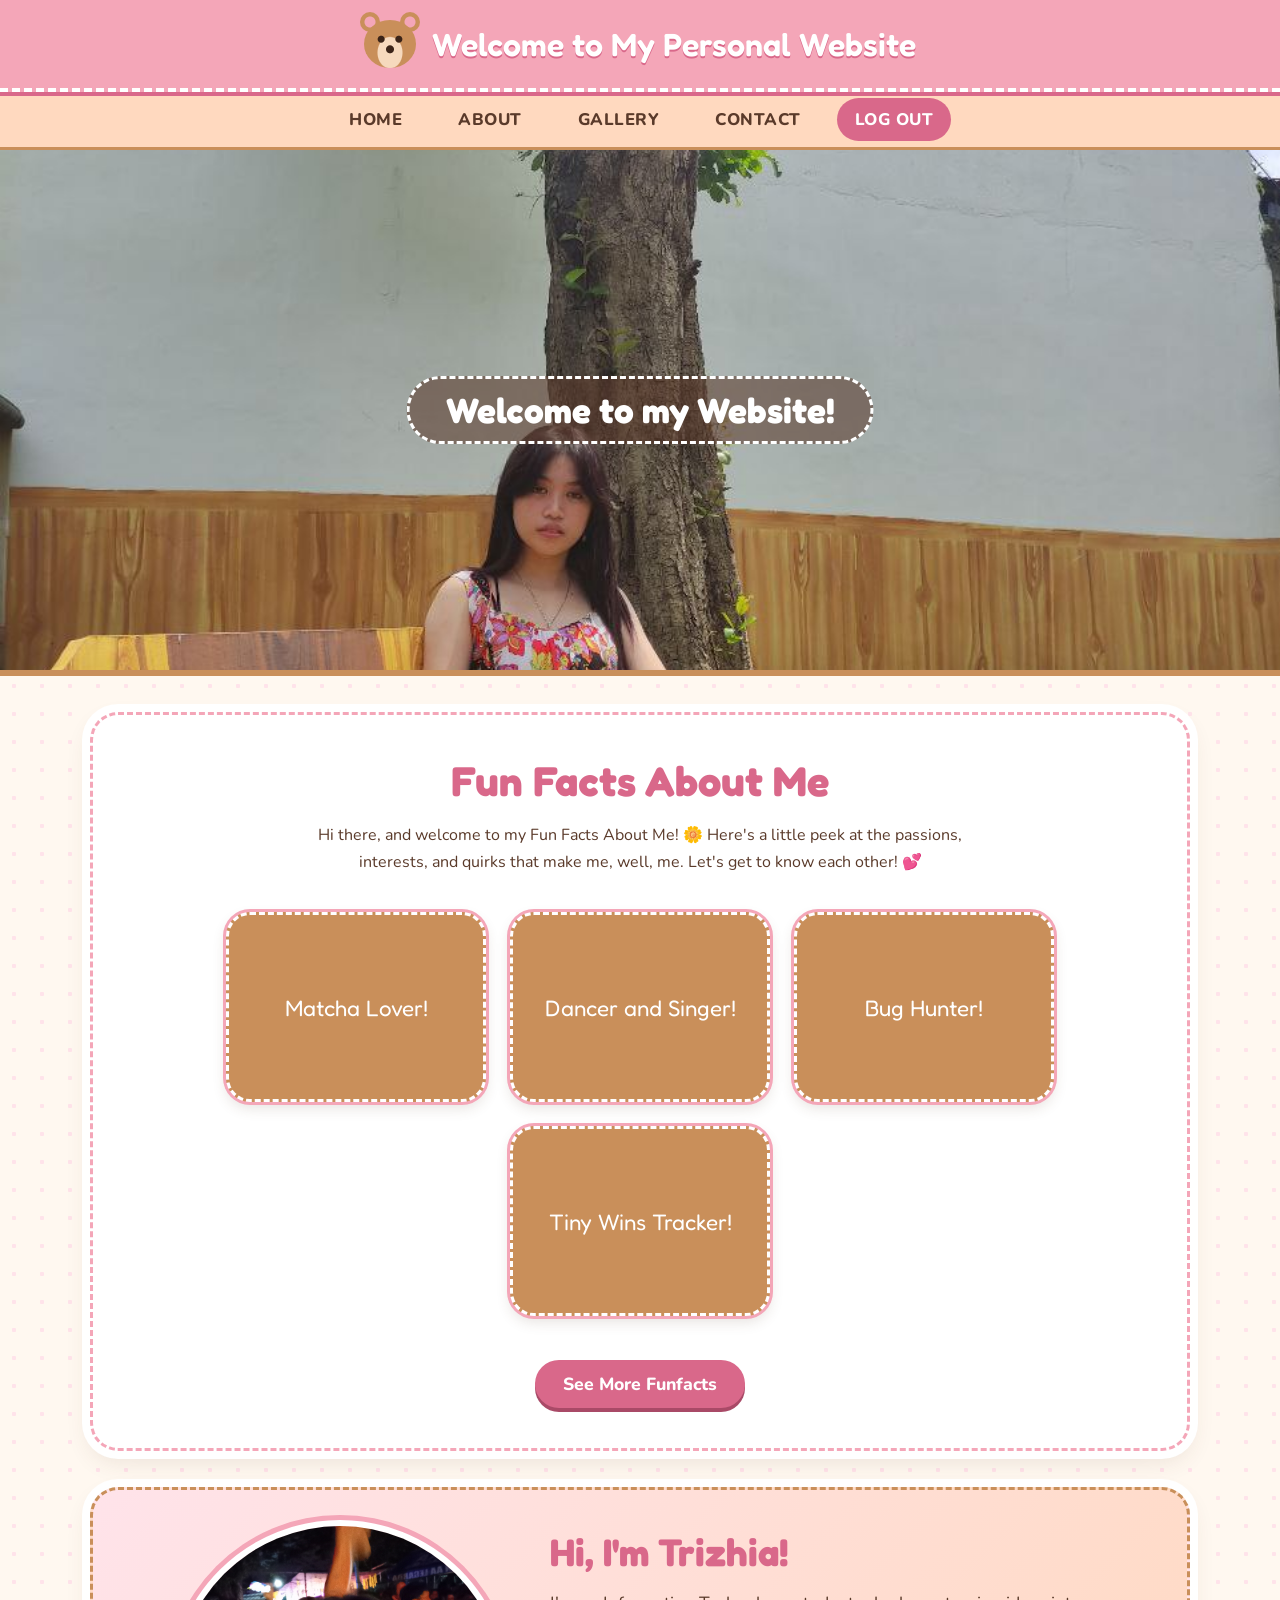
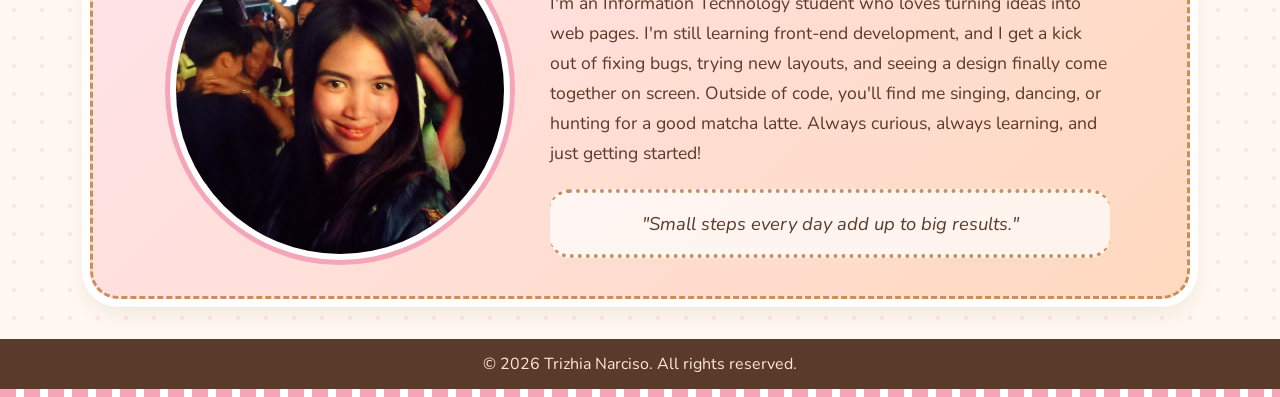
<file: index.html>
<!DOCTYPE html> 
<html lang="en"> 
<head> 
  <meta charset="UTF-8"> 
  <meta name="viewport" content="width=device-width, initial-scale=1.0"> 
  <title>Home - Personal Website</title> 
  <link rel="preconnect" href="https://fonts.googleapis.com"> 
  <link 
href="https://fonts.googleapis.com/css2?family=Fredoka:wght@500;600&family=Nunito:wght@
400;600;800&display=swap" rel="stylesheet"> 
  <link rel="stylesheet" href="style.css"> 
</head> 
<body> 
  <header> 
    <span class="bear" aria-hidden="true"></span> 
    <h1>Welcome to My Personal Website</h1> 
  </header> 
  <nav> 
    <ul> 
      <li><a href="index.html">HOME</a></li> 
      <li class="dropdown"> 
        <a href="#" class="dropbtn">ABOUT</a> 
        <div class="dropdown-content"> 
          <a href="skills.html">Skills I'm Developing</a> 
          <a href="goals.html">My Goals as a Student</a> 
          <a href="funfacts.html">Fun Facts About Me</a> 
        </div> 
      </li> 
      <li><a href="gallery.html">GALLERY</a></li> 
      <li><a href="contact.html">CONTACT</a></li> 
      <li><a href="javascript:void(0);" class="logout-button" onclick="confirmLogout()">LOG 
OUT</a></li> 
    </ul> 
  </nav> 
 
  <div class="slider" aria-label="Photo slider"> 
    <div class="slides"> 
      <div class="slide"> 
        <img src="beautiful.jpg" alt="Slide 1"> 
        <div class="text-overlay"><h1>Welcome to my Website!</h1></div> 
      </div> 
      <div class="slide"> 
        <img src="blue.jpg" alt="Slide 2"> 
        <div class="text-overlay"><h1>Safari with the girls</h1></div> 
      </div> 
      <div class="slide"> 
        <img src="shs.jpg" alt="Slide 3"> 
        <div class="text-overlay"><h1>Cutie cof</h1></div> 
      </div> 
    </div> 
  </div> 
 
  <section id="drop"> 
    <h2>Fun Facts About Me</h2>
<p>Hi there, and welcome to my Fun Facts About Me! 🌼 Here's a little peek at the passions, interests, and quirks that make me, well, me. Let's get to know each other! 💕</p>
<div class="funfact-container"> 
      <div class="funfact-card" tabindex="0"> 
        <div class="funfact-inner"> 
         <div class="funfact-front"><p>Matcha Lover!</p></div>
      <div class="funfact-back"><p>Give me a good matcha latte and I'm happy. I'm always hunting for the creamiest, most perfectly earthy cup.</p></div>
    </div>
  </div>
  <div class="funfact-card" tabindex="0">
    <div class="funfact-inner">
      <div class="funfact-front"><p>Dancer and Singer!</p></div>
      <div class="funfact-back"><p>Put on a good song and I'm singing along or dancing around the room. It's my favorite way to reset after a long study session.</p></div>
    </div>
  </div>
  <div class="funfact-card" tabindex="0">
    <div class="funfact-inner">
      <div class="funfact-front"><p>Bug Hunter!</p></div>
      <div class="funfact-back"><p>Nothing beats the feeling of finally finding the one missing semicolon.</p></div>
    </div>
  </div>
  <div class="funfact-card" tabindex="0">
    <div class="funfact-inner">
      <div class="funfact-front"><p>Tiny Wins Tracker!</p></div>
      <div class="funfact-back"><p>I celebrate small wins, like finishing a project or fixing a tough bug, because they add up to big dreams.</p></div>
    </div>
  </div>
</div> 
 
    <div class="see-more-container"> 
      <a href="funfacts.html" class="see-more-button">See More Funfacts</a> 
    </div> 
  </section> 
 
  <div class="container"> 
    <div class="image-section"> 
      <img src="nostal@1111258107.jpg" alt="Photo of Trizhia"> 
    </div> 
    <div class="quote-section">
      <h1>Hi, I'm Trizhia!</h1>
      <p>I'm an Information Technology student who loves turning ideas into web pages. I'm still learning front-end development, and I get a kick out of fixing bugs, trying new layouts, and seeing a design finally come together on screen. Outside of code, you'll find me singing, dancing, or hunting for a good matcha latte. Always curious, always learning, and just getting started!</p>
<blockquote>"Small steps every day add up to big results."</blockquote> 
    </div> 
  </div> 
 
  <footer> 
    <p>&copy; 2026 Trizhia Narciso. All rights reserved.</p> 
  </footer> 
  <div class="footer-divider"></div> 
  <script> 
    // Image slider: change slide every 3 seconds 
    const slides = document.querySelector('.slides'); 
    const total = slides.children.length; 
    let index = 0; 
    setInterval(function () { 
      index = (index + 1) % total; 
      slides.style.transform = 'translateX(' + (-index * 100) + '%)'; 
    }, 3000); 
  </script> 
  <script> 
    // Logout with confirmation 
    function confirmLogout() { 
      if (confirm("Are you sure you want to log out?")) { 
        localStorage.removeItem('isLoggedIn'); 
        window.location.href = 'login.html'; 
      } 
    } 
  </script> 
</body> 
</html>
</file>
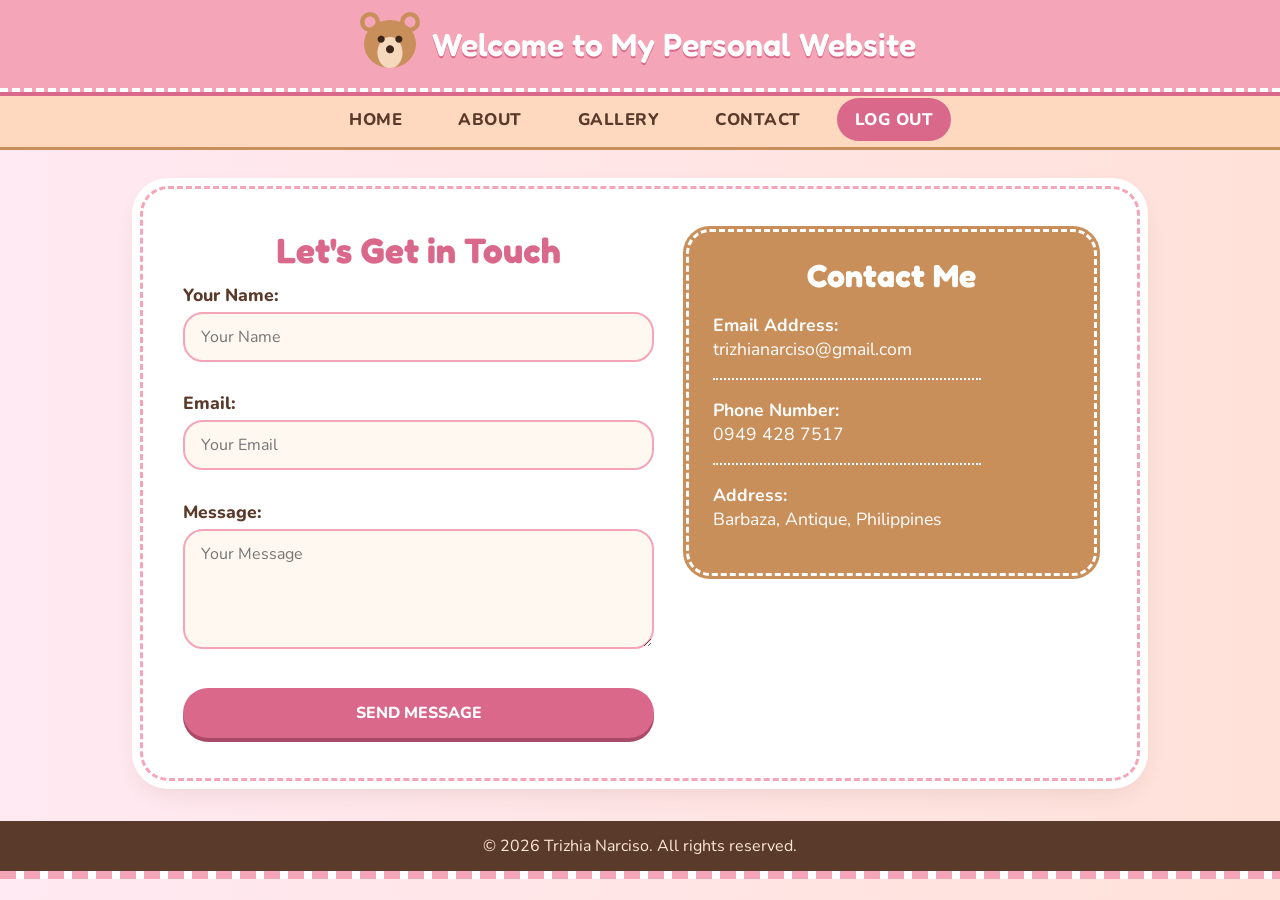
<file: contact.html>
<!DOCTYPE html> 
<html lang="en"> 
<head> 
  <meta charset="UTF-8"> 
  <meta name="viewport" content="width=device-width, initial-scale=1.0"> 
  <title>Contact - Personal Website</title> 
  <link rel="preconnect" href="https://fonts.googleapis.com"> 
  <link 
href="https://fonts.googleapis.com/css2?family=Fredoka:wght@500;600&family=Nunito:wght@
400;600;800&display=swap" rel="stylesheet"> 
  <link rel="stylesheet" href="style.css"> 
</head> 
<body class="contact-background"> 
  <header> 
    <span class="bear" aria-hidden="true"></span> 
    <h1>Welcome to My Personal Website</h1> 
  </header> 
  <nav> 
    <ul> 
      <li><a href="index.html">HOME</a></li> 
      <li class="dropdown"> 
        <a href="#" class="dropbtn">ABOUT</a> 
        <div class="dropdown-content"> 
          <a href="skills.html">Skills I'm Developing</a> 
          <a href="goals.html">My Goals as a Student</a> 
          <a href="funfacts.html">Fun Facts About Me</a> 
        </div> 
      </li> 
      <li><a href="gallery.html">GALLERY</a></li> 
      <li><a href="contact.html">CONTACT</a></li> 
      <li><a href="javascript:void(0);" class="logout-button" onclick="confirmLogout()">LOG 
OUT</a></li> 
    </ul> 
  </nav> 
 
  <section id="contact"> 
    <div class="contact-content"> 
      <form id="contactForm" class="contact-form" novalidate> 
        <h2>Let's Get in Touch</h2> 
        <label for="name">Your Name:</label> 
        <input type="text" id="name" name="name" placeholder="Your Name"> 
        <span class="error" id="nameError"></span> 
 
        <label for="email">Email:</label> 
        <input type="email" id="email" name="email" placeholder="Your Email"> 
        <span class="error" id="emailError"></span> 
 
        <label for="message">Message:</label> 
        <textarea id="message" name="message" placeholder="Your Message"></textarea> 
        <span class="error" id="messageError"></span> 
 
        <button type="submit">SEND MESSAGE</button> 
      </form> 
 
      <div class="contact-details"> 
        <h3>Contact Me</h3> 
        <p><strong>Email Address:</strong><br>trizhianarciso@gmail.com</p> 
        <hr> 
        <p><strong>Phone Number:</strong><br>0949 428 7517</p> 
        <hr> 
        <p><strong>Address:</strong><br>Barbaza, Antique, Philippines</p> 
      </div> 
    </div> 
  </section> 
 
  <footer> 
    <p>&copy; 2026 Trizhia Narciso. All rights reserved.</p> 
  </footer> 
  <div class="footer-divider"></div> 
  <script> 
    const form = document.querySelector("#contactForm"); 
    const nameInput = document.querySelector("#name"); 
    const emailInput = document.querySelector("#email"); 
    const messageInput = document.querySelector("#message"); 
 
    function validateEmail(email) { 
      return /^[^\s@]+@[^\s@]+\.[^\s@]+$/.test(String(email).toLowerCase()); 
    } 
 
    form.addEventListener("submit", function (event) { 
      event.preventDefault(); 
      let isValid = true; 
 
      // Clear old errors 
      document.querySelectorAll(".error").forEach(function (el) { el.textContent = ""; }); 
 
      if (nameInput.value.trim() === "") { 
        document.getElementById("nameError").textContent = "Name is required"; 
        isValid = false; 
      } 
      if (emailInput.value.trim() === "") { 
        document.getElementById("emailError").textContent = "Email is required"; 
        isValid = false; 
      } else if (!validateEmail(emailInput.value.trim())) { 
        document.getElementById("emailError").textContent = "Please enter a valid email"; 
        isValid = false; 
      } 
      if (messageInput.value.trim() === "") { 
        document.getElementById("messageError").textContent = "Message is required"; 
        isValid = false; 
      } 
 
      if (isValid) { 
        alert("Your message has been sent successfully!"); 
        form.reset(); 
      } 
    }); 
  </script> 
  <script> 
    // Logout with confirmation 
    function confirmLogout() { 
      if (confirm("Are you sure you want to log out?")) { 
        localStorage.removeItem('isLoggedIn'); 
        window.location.href = 'login.html'; 
      } 
    } 
  </script> 
</body> 
</html>
</file>
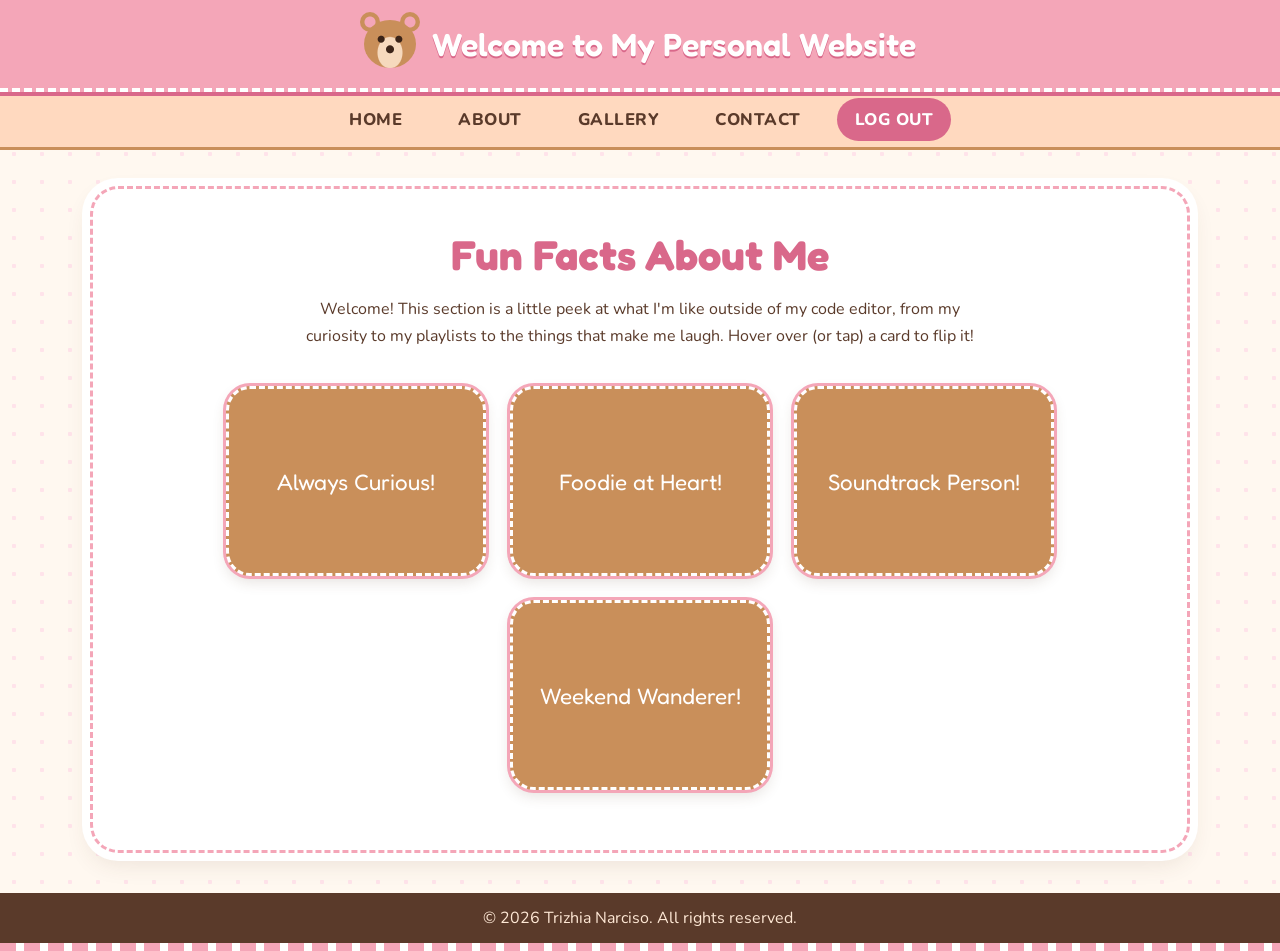
<file: funfacts.html>
<!DOCTYPE html> 
<html lang="en"> 
<head> 
  <meta charset="UTF-8"> 
  <meta name="viewport" content="width=device-width, initial-scale=1.0"> 
  <title>Fun Facts About Me</title> 
  <link rel="preconnect" href="https://fonts.googleapis.com"> 
  <link 
href="https://fonts.googleapis.com/css2?family=Fredoka:wght@500;600&family=Nunito:wght@
400;600;800&display=swap" rel="stylesheet"> 
  <link rel="stylesheet" href="style.css"> 
</head> 
<body> 
  <header> 
    <span class="bear" aria-hidden="true"></span> 
    <h1>Welcome to My Personal Website</h1> 
  </header> 
  <nav> 
    <ul> 
      <li><a href="index.html">HOME</a></li> 
      <li class="dropdown"> 
        <a href="#" class="dropbtn">ABOUT</a> 
        <div class="dropdown-content"> 
          <a href="skills.html">Skills I'm Developing</a> 
          <a href="goals.html">My Goals as a Student</a> 
          <a href="funfacts.html">Fun Facts About Me</a> 
        </div> 
      </li> 
      <li><a href="gallery.html">GALLERY</a></li> 
      <li><a href="contact.html">CONTACT</a></li> 
      <li><a href="javascript:void(0);" class="logout-button" onclick="confirmLogout()">LOG 
OUT</a></li> 
    </ul> 
  </nav> 
 
  <section id="drop">
    <h2>Fun Facts About Me</h2>
<p>Welcome! This section is a little peek at what I'm like outside of my code editor, from my curiosity to my playlists to the things that make me laugh. Hover over (or tap) a card to flip it!</p>
<div class="funfact-container">
  <div class="funfact-card" tabindex="0">
    <div class="funfact-inner">
      <div class="funfact-front"><p>Always Curious!</p></div>
      <div class="funfact-back"><p>I can't leave a "how does that work?" alone, so I end up taking things apart (digitally) just to find out.</p></div>
    </div>
  </div>
  <div class="funfact-card" tabindex="0">
    <div class="funfact-inner">
      <div class="funfact-front"><p>Foodie at Heart!</p></div>
      <div class="funfact-back"><p>I'll happily try any new dish once, and I'm always looking for the next comfort food to add to my favorites.</p></div>
    </div>
  </div>
  <div class="funfact-card" tabindex="0">
    <div class="funfact-inner">
      <div class="funfact-front"><p>Soundtrack Person!</p></div>
      <div class="funfact-back"><p>I do my best work with OPM and R&amp;B playing, and I have a playlist for every mood.</p></div>
    </div>
  </div>
  <div class="funfact-card" tabindex="0">
    <div class="funfact-inner">
      <div class="funfact-front"><p>Weekend Wanderer!</p></div>
      <div class="funfact-back"><p>Give me a free weekend and I'll be out exploring a new place, taking photos, or catching up with friends.</p></div>
    </div>
  </div>
</div>
  </section> 
 
  <footer> 
    <p>&copy; 2026 Trizhia Narciso. All rights reserved.</p> 
  </footer> 
  <div class="footer-divider"></div> 
 
  <script> 
    // Logout with confirmation 
    function confirmLogout() { 
      if (confirm("Are you sure you want to log out?")) { 
        localStorage.removeItem('isLoggedIn'); 
        window.location.href = 'login.html'; 
      } 
    } 
  </script> 
</body> 
</html>
</file>
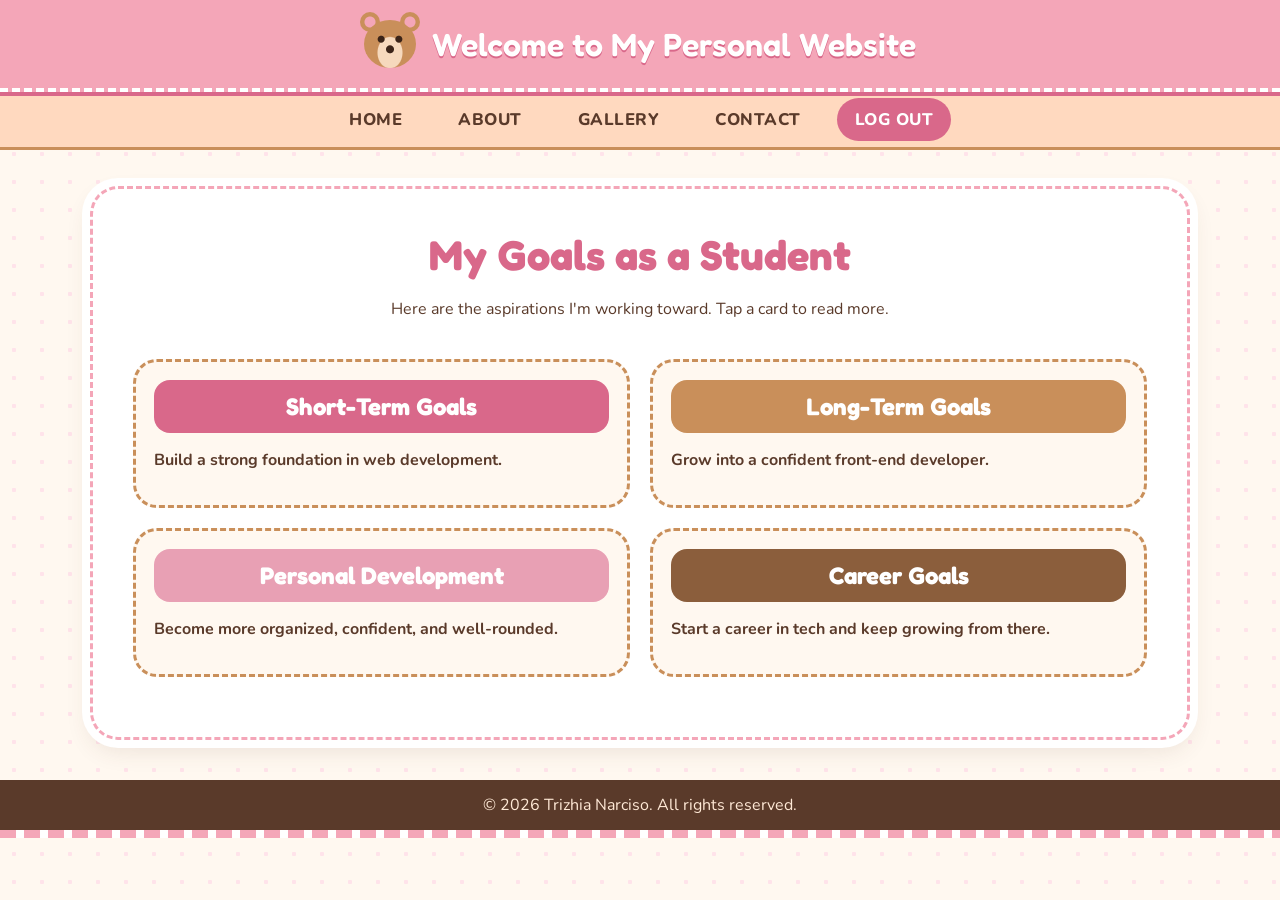
<file: goals.html>
<!DOCTYPE html> 
<html lang="en"> 
<head> 
  <meta charset="UTF-8"> 
  <meta name="viewport" content="width=device-width, initial-scale=1.0"> 
  <title>My Goals as a Student</title> 
  <link rel="preconnect" href="https://fonts.googleapis.com"> 
  <link 
href="https://fonts.googleapis.com/css2?family=Fredoka:wght@500;600&family=Nunito:wght@
400;600;800&display=swap" rel="stylesheet"> 
  <link rel="stylesheet" href="style.css"> 
</head> 
<body> 
  <header> 
    <span class="bear" aria-hidden="true"></span> 
    <h1>Welcome to My Personal Website</h1> 
  </header> 
  <nav> 
    <ul> 
      <li><a href="index.html">HOME</a></li> 
      <li class="dropdown"> 
        <a href="#" class="dropbtn">ABOUT</a> 
        <div class="dropdown-content"> 
          <a href="skills.html">Skills I'm Developing</a> 
          <a href="goals.html">My Goals as a Student</a> 
          <a href="funfacts.html">Fun Facts About Me</a> 
        </div> 
      </li> 
      <li><a href="gallery.html">GALLERY</a></li> 
      <li><a href="contact.html">CONTACT</a></li> 
      <li><a href="javascript:void(0);" class="logout-button" onclick="confirmLogout()">LOG 
OUT</a></li> 
    </ul> 
  </nav> 
 
  <section id="drop">
    <h2>My Goals as a Student</h2>
<p>Here are the aspirations I'm working toward. Tap a card to read more.</p>
<div class="goal-grid">
  <div class="goal-card" onclick="toggleGoalDetails(1)" onkeydown="if(event.key==='Enter'||event.key===' '){event.preventDefault();toggleGoalDetails(1);}">
    <div class="goal-header" style="background-color: #d9688a;"><strong>Short-Term Goals</strong></div>
    <p><strong>Build a strong foundation in web development.</strong></p>
    <div class="goal-details" id="goal1-details">
      <p>Over the next year, I want to get comfortable with HTML, CSS, and JavaScript by building small projects, like a personal portfolio and a few practice sites. I also plan to learn Git and GitHub so I can track my work and share it with others.</p>
    </div>
  </div>
  <div class="goal-card" onclick="toggleGoalDetails(2)" onkeydown="if(event.key==='Enter'||event.key===' '){event.preventDefault();toggleGoalDetails(2);}">
    <div class="goal-header" style="background-color: #c98f5a;"><strong>Long-Term Goals</strong></div>
    <p><strong>Grow into a confident front-end developer.</strong></p>
    <div class="goal-details" id="goal2-details">
      <p>My long-term goal is to build responsive, accessible, and well-designed websites for real users. I want to keep learning new tools and frameworks, and work on projects that make a real difference for the people who use them.</p>
    </div>
  </div>
  <div class="goal-card" onclick="toggleGoalDetails(3)" onkeydown="if(event.key==='Enter'||event.key===' '){event.preventDefault();toggleGoalDetails(3);}">
    <div class="goal-header" style="background-color: #e8a0b4;"><strong>Personal Development</strong></div>
    <p><strong>Become more organized, confident, and well-rounded.</strong></p>
    <div class="goal-details" id="goal3-details">
      <p>I'm working on managing my time better, communicating clearly, and learning from my mistakes instead of avoiding them. I also want to build healthy habits, like staying consistent and asking for help when I need it, so I can handle challenges with confidence.</p>
    </div>
  </div>
  <div class="goal-card" onclick="toggleGoalDetails(4)" onkeydown="if(event.key==='Enter'||event.key===' '){event.preventDefault();toggleGoalDetails(4);}">
    <div class="goal-header" style="background-color: #8b5e3c;"><strong>Career Goals</strong></div>
    <p><strong>Start a career in tech and keep growing from there.</strong></p>
    <div class="goal-details" id="goal4-details">
      <p>I'm aiming for an internship or entry-level role in web development where I can learn from experienced teammates and contribute to real projects. Over time, I'd like to take on more responsibility, mentor others, and eventually move into a leadership role.</p>
    </div>
  </div>
</div>
  </section> 
 
  <footer> 
    <p>&copy; 2026 Trizhia Narciso. All rights reserved.</p> 
  </footer> 
  <div class="footer-divider"></div> 
 <script> 
    function toggleGoalDetails(n) {
      const target = document.getElementById('goal' + n + '-details');
      const wasOpen = target.classList.contains('active');

      //close every card first, so only one can be open at a time.
      document.querySelectorAll('.goal-details').forEach(d => d.classList.remove('active'));

      //then open the clicked one (unless it was already open, which closes it)
      if (!wasOpen) target.classList.add('active');
    }
  </script> 
  <script> 
    // Logout with confirmation 
    function confirmLogout() { 
      if (confirm("Are you sure you want to log out?")) { 
        localStorage.removeItem('isLoggedIn'); 
        window.location.href = 'login.html'; 
      } 
    } 
  </script> 
</body> 
</html>
</file>
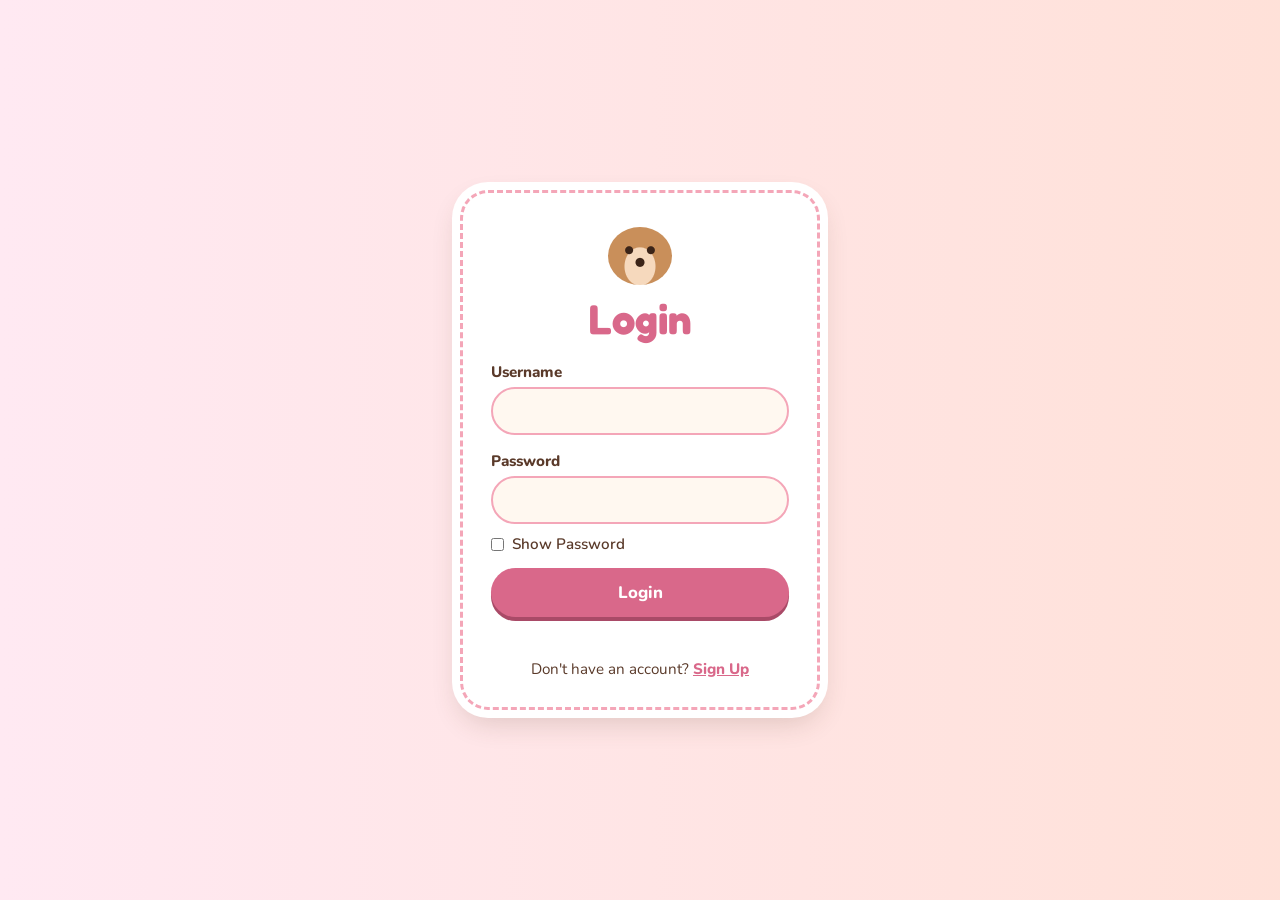
<file: login.html>
<!DOCTYPE html> 
<html lang="en"> 
<head> 
  <meta charset="UTF-8"> 
  <meta name="viewport" content="width=device-width, initial-scale=1.0"> 
  <title>Login & Sign Up Page</title> 
  <link rel="preconnect" href="https://fonts.googleapis.com"> 
  <link 
href="https://fonts.googleapis.com/css2?family=Fredoka:wght@500;600&family=Nunito:wght@
400;600;800&display=swap" rel="stylesheet"> 
  <link rel="stylesheet" href="login_style.css"> 
</head> 
<body> 
  <div class="form-container"> 
    <div class="bear" aria-hidden="true"></div> 
    <h2 id="formTitle">Login</h2> 
    <form id="authForm" onsubmit="return false;"> 
      <label for="username">Username</label> 
      <input type="text" id="username" autocomplete="username" required> 
 
      <label for="password">Password</label> 
      <input type="password" id="password" autocomplete="current-password" required> 
 
      <!-- Show Password checkbox (visible on Login only) --> 
      <div class="show-password" id="showPasswordContainer"> 
        <input type="checkbox" id="showPassword" onclick="togglePasswordVisibility()"> 
        <label for="showPassword">Show Password</label> 
      </div> 
 
      <!-- Confirm password (Sign Up only) --> 
      <label for="confirmPassword" id="confirmPasswordLabel" style="display: none;">Confirm 
Password</label> 
      <input type="password" id="confirmPassword" style="display: none;"> 
      <p id="passwordMatchMessage" style="display: none;"></p> 
 
      <button type="button" id="submitBtn" onclick="handleSubmit()">Login</button> 
      <p id="errorMessage" role="alert"></p> 
 
      <p id="toggleText">Don't have an account? <a href="#" onclick="toggleForm(); return 
false;">Sign Up</a></p> 
    </form> 
  </div> 
 
  <script> 
    let isLogin = true; 
 
    function toggleForm() { 
      const formTitle = document.getElementById('formTitle'); 
      const confirmPassword = document.getElementById('confirmPassword'); 
      const confirmPasswordLabel = document.getElementById('confirmPasswordLabel'); 
      const submitButton = document.getElementById('submitBtn'); 
      const toggleText = document.getElementById('toggleText'); 
      const showPasswordContainer = document.getElementById('showPasswordContainer'); 
 
      // Clear fields and messages when switching forms 
      document.getElementById('authForm').reset(); 
      document.getElementById('password').type = 'password'; 
      document.getElementById('errorMessage').textContent = ''; 
      document.getElementById('passwordMatchMessage').style.display = 'none'; 
 
      if (isLogin) { 
        formTitle.textContent = 'Sign Up'; 
        confirmPassword.style.display = 'block'; 
        confirmPasswordLabel.style.display = 'block'; 
        submitButton.textContent = 'Sign Up'; 
        toggleText.innerHTML = 'Already have an account? <a href="#" onclick="toggleForm(); return false;">Login</a>'; 
        showPasswordContainer.style.display = 'none'; 
        isLogin = false; 
      } else { 
        formTitle.textContent = 'Login'; 
        confirmPassword.style.display = 'none'; 
        confirmPasswordLabel.style.display = 'none'; 
        submitButton.textContent = 'Login'; 
        toggleText.innerHTML = 'Don\'t have an account? <a href="#" onclick="toggleForm(); return false;">Sign Up</a>'; 
        showPasswordContainer.style.display = 'flex'; 
        isLogin = true; 
      } 
    } 
 
    function handleSubmit() { 
      const username = document.getElementById('username').value.trim(); 
      const password = document.getElementById('password').value; 
      const errorMessage = document.getElementById('errorMessage'); 
 
      if (isLogin) { 
        const storedUsername = localStorage.getItem('username'); 
        const storedPassword = localStorage.getItem('password'); 
        if (username && username === storedUsername && password === storedPassword) { 
          localStorage.setItem('isLoggedIn', 'true'); 
          alert('Welcome! Successfully logged in.'); 
          window.location.href = 'index.html'; 
        } else { 
          errorMessage.textContent = 'Invalid username or password'; 
        } 
      } else { 
        const confirmPassword = document.getElementById('confirmPassword').value; 
        if (!username || !password) { 
          errorMessage.textContent = 'Please fill out all fields'; 
        } else if (password !== confirmPassword) { 
          errorMessage.textContent = 'Passwords do not match'; 
        } else { 
          localStorage.setItem('username', username); 
          localStorage.setItem('password', password); 
          alert('Account created successfully! You can now log in.'); 
          toggleForm(); // back to the login form 
        } 
      } 
    } 
 
    function togglePasswordVisibility() { 
      const passwordField = document.getElementById('password'); 
      passwordField.type = passwordField.type === 'password' ? 'text' : 'password'; 
    } 
 
    function checkPasswordMatch() { 
      const password = document.getElementById('password').value; 
      const confirmPassword = document.getElementById('confirmPassword').value; 
      const message = document.getElementById('passwordMatchMessage'); 
      if (confirmPassword === '') { 
        message.style.display = 'none'; 
      } else if (confirmPassword === password) { 
        message.textContent = 'Passwords match'; 
        message.style.color = 'green'; 
        message.style.display = 'block'; 
      } else { 
        message.textContent = 'Passwords do not match'; 
        message.style.color = '#c0224f'; 
        message.style.display = 'block'; 
      } 
    } 
document.getElementById('confirmPassword').addEventListener('input', 
checkPasswordMatch); 
document.getElementById('password').addEventListener('input', checkPasswordMatch); 
</script> 
</body> 
</html>
</file>
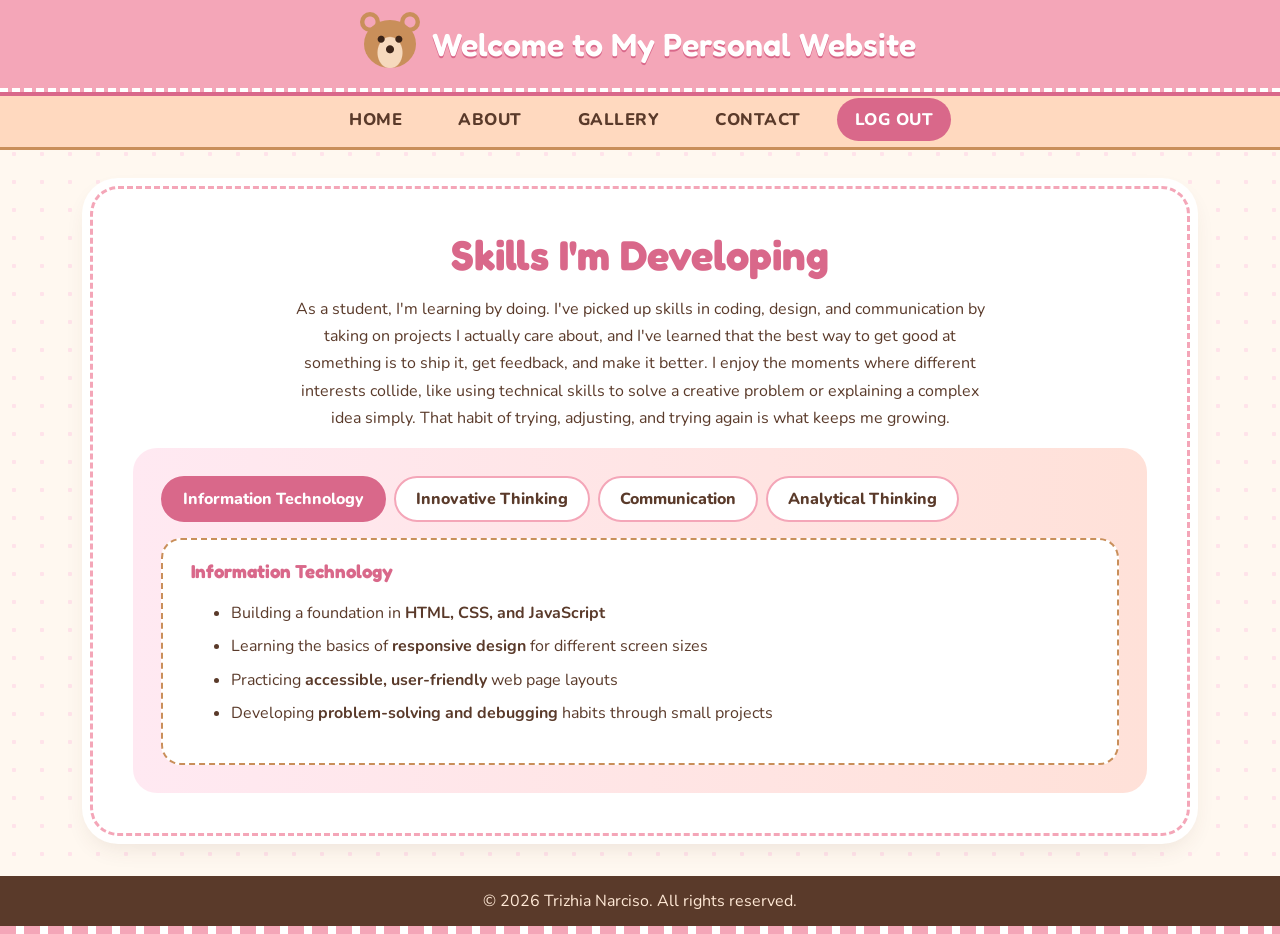
<file: skills.html>
<!DOCTYPE html> 
<html lang="en"> 
<head> 
  <meta charset="UTF-8"> 
  <meta name="viewport" content="width=device-width, initial-scale=1.0"> 
  <title>Skills I'm Developing</title> 
  <link rel="preconnect" href="https://fonts.googleapis.com"> 
  <link 
href="https://fonts.googleapis.com/css2?family=Fredoka:wght@500;600&family=Nunito:wght@
400;600;800&display=swap" rel="stylesheet"> 
  <link rel="stylesheet" href="style.css"> 
</head> 
<body> 
  <header> 
    <span class="bear" aria-hidden="true"></span> 
    <h1>Welcome to My Personal Website</h1> 
  </header> 
  <nav> 
    <ul> 
      <li><a href="index.html">HOME</a></li> 
      <li class="dropdown"> 
        <a href="#" class="dropbtn">ABOUT</a> 
        <div class="dropdown-content"> 
          <a href="skills.html">Skills I'm Developing</a> 
          <a href="goals.html">My Goals as a Student</a> 
          <a href="funfacts.html">Fun Facts About Me</a> 
        </div> 
      </li> 
      <li><a href="gallery.html">GALLERY</a></li> 
      <li><a href="contact.html">CONTACT</a></li> 
      <li><a href="javascript:void(0);" class="logout-button" onclick="confirmLogout()">LOG 
OUT</a></li> 
    </ul> 
  </nav> 
 
  <section id="drop">
    <h2>Skills I'm Developing</h2>
    <p>As a student, I'm learning by doing. I've picked up skills in coding, design, and communication by taking on projects I actually care about, and I've learned that the best way to get good at something is to ship it, get feedback, and make it better. I enjoy the moments where different interests collide, like using technical skills to solve a creative problem or explaining a complex idea simply. That habit of trying, adjusting, and trying again is what keeps me growing.</p>
    <div id="skills-panel">
      <div class="tab">
        <button class="tablinks" onclick="openTab(event, 'IT')">Information Technology</button>
        <button class="tablinks" onclick="openTab(event, 'InnovativeThinking')">Innovative Thinking</button>
        <button class="tablinks" onclick="openTab(event, 'Communication')">Communication</button>
        <button class="tablinks" onclick="openTab(event, 'AT')">Analytical Thinking</button>
      </div>
      <div id="IT" class="tabcontent">
   <h3>Information Technology</h3>
    <ul>
     <li>Building a foundation in <strong>HTML, CSS, and JavaScript</strong></li>
     <li>Learning the basics of <strong>responsive design</strong> for different screen sizes</li>
     <li>Practicing <strong>accessible, user-friendly</strong> web page layouts</li>
     <li>Developing <strong>problem-solving and debugging</strong> habits through small projects</li>
   </ul>
      </div>
      <div id="InnovativeThinking" class="tabcontent" style="display:none;">
        <h3>Innovative Thinking</h3>
      <ul>
       <li>Planning a website's <strong>structure and layout</strong> with sketches and wireframes</li>
       <li>Choosing <strong>colors, fonts, and imagery</strong> that fit a clear visual style</li>
       <li>Designing with the <strong>user experience</strong> in mind, so pages are easy to navigate</li>
       <li>Turning design ideas into working pages with <strong>HTML, CSS, and JavaScript</strong></li>
       <li>Testing and <strong>improving designs</strong> based on feedback</li>
     </ul>
      </div>
      <div id="Communication" class="tabcontent" style="display:none;">
        <h3>Communication</h3>
      <ul>
        <li>Explaining <strong>technical ideas in plain language</strong> to people with different backgrounds</li>
        <li>Practicing <strong>clear written communication</strong> in emails, documentation, and project notes</li>
        <li>Building <strong>active listening</strong> skills to understand what others actually need</li>
        <li>Sharing ideas confidently through <strong>presentations and group discussions</strong></li>
        <li>Giving and receiving <strong>constructive feedback</strong> on team projects</li>
     </ul>
      </div>
      <div id="AT" class="tabcontent" style="display:none;">
        <h3>Analytical Thinking</h3>
      <ul>
        <li>Breaking <strong>big problems into smaller steps</strong> to find a clear path forward</li>
        <li>Using <strong>logical reasoning</strong> to spot patterns and trace errors in code</li>
        <li>Practicing <strong>debugging</strong> by testing one change at a time and checking the results</li>
        <li>Researching and <strong>comparing options</strong> before choosing a solution</li>
        <li>Learning from mistakes by <strong>reviewing what went wrong</strong> and adjusting my approach</li>
      </ul>
      </div>
    </div>
  </section> 
 
  <footer> 
    <p>&copy; 2026 Trizhia Narciso. All rights reserved.</p> 
  </footer> 
  <div class="footer-divider"></div> 
  <script> 
    function openTab(evt, tabName) { 
      const tabcontents = document.getElementsByClassName("tabcontent"); 
      for (let i = 0; i < tabcontents.length; i++) tabcontents[i].style.display = "none"; 
      const tablinks = document.getElementsByClassName("tablinks"); 
      for (let i = 0; i < tablinks.length; i++) tablinks[i].classList.remove("active"); 
      document.getElementById(tabName).style.display = "block"; 
      evt.currentTarget.classList.add("active"); 
    } 
    // Show the first tab on load 
    document.addEventListener("DOMContentLoaded", function () { 
      document.querySelector('.tablinks').click(); 
    }); 
  </script> 
  <script> 
    // Logout with confirmation 
    function confirmLogout() { 
      if (confirm("Are you sure you want to log out?")) { 
        localStorage.removeItem('isLoggedIn'); 
        window.location.href = 'login.html'; 
      } 
    } 
  </script> 
</body> 
</html>
</file>
<file: style.css>
/* ===== Soft girlie teddy bear theme ===== */ 
:root { 
  --blush: #ffe3ea; 
  --rose: #f4a6b8; 
  --rose-deep: #d9688a; 
  --cream: #fff8f0; 
  --peach: #ffd9bf; 
  --caramel: #c98f5a; 
  --cocoa: #5a3a2a; 
  --header-h: 92px; 
  --nav-h: 58px; 
} 
* { box-sizing: border-box; } 
html { scroll-behavior: smooth; } 
body { 
  font-family: 'Nunito', 'Trebuchet MS', sans-serif; 
  margin: 0; 
  padding-top: calc(var(--header-h) + var(--nav-h)); 
  color: var(--cocoa); 
  background-color: var(--cream); 
  background-image: radial-gradient(var(--blush) 2px, transparent 2.5px); 
  background-size: 28px 28px; 
} 
h1, h2, h3 { font-family: 'Fredoka', 'Trebuchet MS', sans-serif; } 
 
/* Header */ 
header { 
  position: fixed; top: 0; left: 0; width: 100%; height: var(--header-h); 
  z-index: 999; 
  display: flex; align-items: center; justify-content: center; gap: 16px; 
  background: var(--rose); 
  color: #fff; 
  border-bottom: 4px dashed #fff; 
  box-shadow: 0 4px 0 var(--rose-deep); 
} 
header h1 { margin: 0; font-size: 2rem; font-weight: 600; text-shadow: 0 2px 0 var(--rose-deep); 
} 
 
/* CSS teddy bear face */ 
.bear { 
  position: relative; flex: none; 
  width: 52px; height: 48px; border-radius: 50%; 
  background: 
    radial-gradient(circle at 50% 61%, #3b2418 0 3.5px, transparent 4.5px), 
    radial-gradient(circle at 33% 40%, #3b2418 0 3px, transparent 4px), 
    radial-gradient(circle at 67% 40%, #3b2418 0 3px, transparent 4px), 
    radial-gradient(ellipse at 50% 68%, #f6d9bd 0 12px, transparent 13px), 
    var(--caramel); 
} 
.bear::before, .bear::after { 
  content: ""; position: absolute; top: -8px; 
  width: 20px; height: 20px; border-radius: 50%; 
  background: radial-gradient(circle, var(--rose) 0 5px, var(--caramel) 6px); 
  z-index: -1; 
} 
.bear::before { left: -4px; } 
.bear::after { right: -4px; } 
 
/* Navigation */ 
nav { 
  position: fixed; top: var(--header-h); left: 0; width: 100%; z-index: 998; 
} 
nav ul { 
  list-style: none; margin: 0; padding: 0; 
  display: flex; justify-content: center; align-items: center; flex-wrap: wrap; 
  background: var(--peach); 
  border-bottom: 3px solid var(--caramel); 
  min-height: var(--nav-h); 
  position: relative; 
} 
nav ul li { margin: 0 8px; position: relative; } 
nav ul li a { 
  display: block; padding: 12px 20px; 
  text-decoration: none; color: var(--cocoa); 
  font-weight: 800; font-size: 1.05rem; letter-spacing: .5px; 
  border-radius: 999px; transition: background .2s, color .2s; 
} 
nav ul li a:hover, .dropdown:hover .dropbtn { background: #fff; color: var(--rose-deep); } 
nav ul li a:focus-visible, .see-more-button:focus-visible, button:focus-visible { 
  outline: 3px solid var(--rose-deep); outline-offset: 2px; 
} 
 
/* Dropdown */ 
.dropdown-content { 
  display: none; position: absolute; top: 100%; left: 0; z-index: 10; 
  min-width: 230px; padding: 8px; 
  background: #fff; border: 2px dashed var(--rose); border-radius: 18px; 
  box-shadow: 0 8px 18px rgba(90, 58, 42, .18); 
} 
.dropdown:hover .dropdown-content, .dropdown:focus-within .dropdown-content { display: block; 
} 
.dropdown-content a { padding: 10px 14px; font-size: 1rem; border-radius: 12px; } 
.dropdown-content a:hover { background: var(--blush); } 
/* Log out button */ 
.logout-button { 
background: var(--rose-deep); color: #fff !important;
padding: 10px 18px !important; 
} 
.logout-button:hover { background: var(--cocoa) !important; color: #fff !important; } 
/* Page sections: stitched "patches" */ 
section, .patch { 
max-width: 1100px; 
margin: 36px auto; 
padding: 40px; 
background: #fff; 
border: 3px dashed var(--rose); 
border-radius: 28px; 
box-shadow: 0 0 0 8px #fff, 0 10px 24px rgba(90, 58, 42, .12); 
} 
section h2, #drop h2, #gallery h2 { 
text-align: center; margin: 0 0 12px; 
font-size: 2.6rem; color: var(--rose-deep); 
} 
section > p { text-align: center; max-width: 70ch; margin-left: auto; margin-right: auto; 
line-height: 1.7; } 
.see-more-container { text-align: center; margin-top: 24px; } 
.see-more-button { 
display: inline-block; padding: 12px 28px; 
background: var(--rose-deep); color: #fff; text-decoration: none; font-weight: 800; 
border-radius: 999px; font-size: 1.1rem; box-shadow: 0 4px 0 #a94a67; 
transition: transform .15s, box-shadow .15s; 
} 
.see-more-button:hover { transform: translateY(2px); box-shadow: 0 2px 0 #a94a67; } 
/* Footer */ 
.footer-divider { height: 8px; background: repeating-linear-gradient(90deg, var(--rose) 0 16px, 
#fff 16px 24px); } 
footer { background: var(--cocoa); color: #ffe9d6; text-align: center; padding: 14px; margin-top: 
40px; } 
footer p { margin: 0; } 
/* Slider */ 
.slider { width: 100%; position: relative; overflow: hidden; border-bottom: 6px solid 
var(--caramel); } 
.slides { display: flex; transition: transform .6s ease; } 
.slide { 
position: relative; min-width: 100%; height: 520px; 
background: linear-gradient(135deg, var(--rose), var(--peach)); 
} 
.slides img { width: 100%; height: 100%; object-fit: cover; display: block; } 
.text-overlay { 
position: absolute; top: 50%; left: 50%; transform: translate(-50%, -50%); 
background: rgba(90, 58, 42, .55); color: #fff; 
padding: 10px 36px; border-radius: 999px; border: 3px dashed #fff; 
text-align: center; width: max-content; max-width: 90%; 
} 
.text-overlay h1 { margin: 0; font-size: 2.2rem; } 
/* Intro (photo + quote) */ 
.container { 
display: flex; justify-content: center; align-items: center; gap: 40px; flex-wrap: wrap; 
max-width: 1100px; margin: 36px auto; padding: 30px; 
background: linear-gradient(135deg, var(--blush), var(--peach)); 
border: 3px dashed var(--caramel); border-radius: 28px; 
box-shadow: 0 0 0 8px #fff, 0 10px 24px rgba(90, 58, 42, .12); 
} 
.image-section img { 
width: 340px; max-width: 100%; height: 340px; object-fit: cover; 
border-radius: 50%; border: 6px solid #fff; box-shadow: 0 0 0 5px var(--rose); 
background: var(--rose); 
} 
.quote-section { flex: 1 1 320px; max-width: 560px; text-align: left; } 
.quote-section h1 { font-size: 2.4rem; color: var(--rose-deep); margin: 0 0 14px; } 
.quote-section p { font-size: 1.1rem; line-height: 1.7; margin: 0 0 20px; } 
.quote-section blockquote { 
font-style: italic; margin: 0; padding: 18px 28px; text-align: center; 
background: rgba(255, 255, 255, .7); border-radius: 20px; 
border-top: 4px dotted var(--caramel); border-bottom: 4px dotted var(--caramel); 
font-size: 1.15rem; 
} 
/* Fun fact flip cards */ 
.funfact-container { display: flex; flex-wrap: wrap; gap: 24px; justify-content: center; padding: 
20px 0; } 
.funfact-card { width: 260px; height: 190px; perspective: 1000px; outline: none; cursor: pointer; } 
.funfact-inner { width: 100%; height: 100%; position: relative; transition: transform .7s ease; 
transform-style: preserve-3d; } 
.funfact-card:hover .funfact-inner, .funfact-card:focus .funfact-inner { transform: rotateY(180deg); 
} 
.funfact-front, .funfact-back { 
position: absolute; inset: 0; backface-visibility: hidden; 
display: flex; align-items: center; justify-content: center; padding: 16px; 
border-radius: 24px; text-align: center; border: 3px dashed #fff; 
box-shadow: 0 0 0 3px var(--rose), 0 6px 14px rgba(90, 58, 42, .15); 
} 
.funfact-front { background: var(--caramel); color: #fff; font-size: 1.4rem; font-family: 'Fredoka', 
sans-serif; } 
.funfact-back { background: var(--rose); color: #fff; font-size: 1.05rem; font-weight: 700; 
transform: rotateY(180deg); } 
.funfact-front p, .funfact-back p { margin: 0; } 
/* Skills tabs */ 
#skills-panel { 
padding: 28px; border-radius: 24px; 
background: linear-gradient(270deg, var(--blush), var(--peach), #ffe9f2); 
background-size: 400% 400%; animation: gradientAnimation 18s ease infinite; 
} 
@keyframes gradientAnimation { 0%,100% { background-position: 0% 50%; } 50% { 
background-position: 100% 50%; } } 
.tab { display: flex; flex-wrap: wrap; gap: 8px; margin-bottom: 16px; } 
.tab button { 
background: #fff; color: var(--cocoa); border: 2px solid var(--rose); border-radius: 999px; 
cursor: pointer; padding: 10px 20px; font: 800 1rem 'Nunito', sans-serif; transition: .2s; 
} 
.tab button:hover { background: var(--rose); color: #fff; } 
.tab button.active { background: var(--rose-deep); border-color: var(--rose-deep); color: #fff; } 
.tabcontent { display: none; padding: 20px 28px; border: 2px dashed var(--caramel); 
border-radius: 20px; background: #fff; } 
.tabcontent h3 { margin-top: 0; color: var(--rose-deep); } 
.tabcontent li { margin-bottom: 8px; line-height: 1.6; } 
/* Goals */ 
.goal-grid { display: grid; grid-template-columns: repeat(2, 1fr); gap: 20px; padding: 20px 0; align-items: start; } 
.goal-card { 
background: var(--cream); border: 3px dashed var(--caramel); border-radius: 24px; 
padding: 18px; cursor: pointer; transition: transform .25s, box-shadow .25s; 
} 
.goal-card:hover, .goal-card:focus-visible { transform: translateY(-4px); box-shadow: 0 8px 16px 
rgba(90, 58, 42, .18); outline: none; } 
.goal-header { color: #fff; padding: 12px; border-radius: 16px; font-size: 1.5rem; text-align: 
center; font-family: 'Fredoka', sans-serif; } 
.goal-details { display: none; margin-top: 10px; line-height: 1.6; } 
.goal-details.active { display: block; animation: fadeIn .3s ease-in; } 
@keyframes fadeIn { from { opacity: 0; } to { opacity: 1; } } 
/* Gallery */ 
.gallery { display: flex; flex-wrap: wrap; justify-content: center; gap: 24px; padding: 15px 0; } 
.gallery-item { text-align: center; width: 320px; } 
.gallery img { 
width: 100%; height: 220px; object-fit: cover; border-radius: 20px; cursor: pointer; 
border: 5px solid #fff; box-shadow: 0 0 0 3px var(--rose), 0 6px 14px rgba(90, 58, 42, .15); 
background: var(--blush); transition: transform .3s ease; 
} 
.gallery img:hover { transform: scale(1.04) rotate(-1deg); } 
.image-description { font-size: 1rem; margin-top: 10px; } 
.lightbox { 
display: none; position: fixed; z-index: 1001; inset: 0; 
align-items: center; justify-content: center; 
background: rgba(60, 35, 25, .92); 
} 
.lightbox-content { max-width: 80%; max-height: 80%; border-radius: 20px; border: 6px solid #fff; 
} 
.close { position: absolute; top: 18px; right: 30px; color: #fff; font-size: 44px; font-weight: bold; 
cursor: pointer; z-index: 1003; } 
.close:hover { color: var(--rose); } 
.prev, .next { 
cursor: pointer; position: absolute; top: 50%; padding: 16px; margin-top: -30px; 
color: #fff; font-size: 30px; user-select: none; z-index: 1003; border-radius: 50%; 
} 
.prev { left: 10px; } .next { right: 10px; } 
.prev:hover, .next:hover { background: var(--rose-deep); } 
/* Contact */ 
.contact-background { background: linear-gradient(270deg, var(--blush), var(--peach), #ffe9f2); 
background-size: 400% 400%; animation: gradientAnimation 18s ease infinite; } 
#contact { max-width: 1000px; padding: 40px; } 
.contact-content { display: flex; gap: 32px; flex-wrap: wrap; width: 100%; } 
.contact-form { flex: 1 1 320px; display: flex; flex-direction: column; } 
.contact-form h2 { font-size: 2.2rem; } 
.contact-form label { font-weight: 800; margin-bottom: 5px; font-size: 1.1rem; } 
.contact-form input, .contact-form textarea { 
margin-bottom: 6px; padding: 12px 16px; border-radius: 20px; border: 2px solid var(--rose); 
width: 100%; font: 1rem 'Nunito', sans-serif; background: var(--cream); color: var(--cocoa); 
} 
.contact-form textarea { min-height: 120px; resize: vertical; } 
.contact-form input:focus, .contact-form textarea:focus { outline: 3px solid var(--rose-deep); 
outline-offset: 1px; } 
.contact-form button { 
background: var(--rose-deep); color: #fff; padding: 14px; border: none; border-radius: 999px; 
cursor: pointer; width: 100%; font: 800 1rem 'Nunito', sans-serif; margin-top: 10px; 
box-shadow: 0 4px 0 #a94a67; 
} 
.contact-form button:hover { background: #c4557a; } 
.error { color: #c0224f; font-size: .9rem; font-weight: 700; display: block; min-height: 1.2em; 
margin-bottom: 6px; } 
.contact-details { 
flex: 1 1 260px; padding: 24px; background: var(--caramel); color: #fff; 
border-radius: 24px; border: 3px dashed #fff; box-shadow: 0 0 0 3px var(--caramel); 
font-size: 1.1rem; align-self: flex-start; 
} 
.contact-details h3 { font-size: 2rem; margin: 0 0 10px; text-align: center; } 
.contact-details hr { border: 0; border-top: 2px dotted #fff; width: 75%; margin: 14px 0; } 
@media (max-width: 760px) { 
:root { --header-h: 76px; --nav-h: 110px; } 
header h1 { font-size: 1.2rem; } 
nav ul li a { padding: 8px 12px; font-size: .95rem; } 
.logout-button { position: static; transform: none; margin: 4px 8px; } 
section, .patch, .container { margin: 24px 14px; padding: 22px; } 
.goal-grid { grid-template-columns: 1fr; } 
.slide { height: 340px; } 
.text-overlay h1 { font-size: 1.3rem; } 
} 
@media (prefers-reduced-motion: reduce) { 
* { animation: none !important; transition: none !important; } 
}
</file>
<file: login_style.css>
/* ===== Login / Sign Up (teddy bear theme) ===== */ 
* { margin: 0; padding: 0; box-sizing: border-box; } 
body { 
  font-family: 'Nunito', 'Trebuchet MS', sans-serif; 
  display: flex; justify-content: center; align-items: center; min-height: 100vh; padding: 24px; 
  background: linear-gradient(270deg, #ffe3ea, #ffd9bf, #ffe9f2); 
  background-size: 400% 400%; animation: gradientAnimation 18s ease infinite; 
  color: #5a3a2a; 
} 
@keyframes gradientAnimation { 0%,100% { background-position: 0% 50%; } 50% { 
background-position: 100% 50%; } } 
.form-container { 
  width: 360px; max-width: 100%; padding: 34px 28px 28px; 
  background: #fff; border: 3px dashed #f4a6b8; border-radius: 28px; 
  box-shadow: 0 0 0 8px #fff, 0 12px 28px rgba(90, 58, 42, .2); 
  text-align: center; position: relative; 
} 
.bear { 
  position: relative; width: 64px; height: 58px; margin: 0 auto 8px; border-radius: 50%; 
  background: 
    radial-gradient(circle at 50% 61%, #3b2418 0 4px, transparent 5px), 
    radial-gradient(circle at 33% 40%, #3b2418 0 3.5px, transparent 4.5px), 
    radial-gradient(circle at 67% 40%, #3b2418 0 3.5px, transparent 4.5px), 
    radial-gradient(ellipse at 50% 68%, #f6d9bd 0 15px, transparent 16px), 
    #c98f5a; 
} 
.bear::before, .bear::after { 
  content: ""; position: absolute; top: -10px; width: 24px; height: 24px; border-radius: 50%; 
  background: radial-gradient(circle, #f4a6b8 0 6px, #c98f5a 7px); z-index: -1; 
} 
.bear::before { left: -5px; } .bear::after { right: -5px; } 
.form-container h2 { font-family: 'Fredoka', sans-serif; margin-bottom: 18px; color: #d9688a; 
font-size: 2.6rem; } 
label { display: block; text-align: left; margin: 8px 0 5px; font-weight: 800; font-size: .95rem; } 
input[type="text"], input[type="password"] { 
  width: 100%; padding: 11px 16px; margin-bottom: 8px; 
  border: 2px solid #f4a6b8; border-radius: 999px; background: #fff8f0; color: #5a3a2a; 
  font: 1rem 'Nunito', sans-serif; outline: none; 
} 
input[type="text"]:focus, input[type="password"]:focus { border-color: #d9688a; box-shadow: 0 0 
0 3px #ffe3ea; } 
button { 
  width: 100%; padding: 13px; margin-top: 8px; background: #d9688a; color: #fff; border: none; 
  border-radius: 999px; cursor: pointer; font: 800 1.05rem 'Nunito', sans-serif; 
box-shadow: 0 4px 0 #a94a67; transition: background .2s; 
} 
button:hover { background: #c4557a; } 
button:focus-visible, a:focus-visible { outline: 3px solid #5a3a2a; outline-offset: 2px; } 
#errorMessage { color: #c0224f; margin-top: 10px; font-size: .9rem; font-weight: 700; 
min-height: 1.2em; } 
.show-password { display: flex; align-items: center; margin: 2px 0 6px; font-size: .9rem; } 
.show-password label { margin: 0; font-weight: 600; } 
.show-password input[type="checkbox"] { margin-right: 8px; accent-color: #d9688a; } 
#passwordMatchMessage { font-size: .9rem; font-weight: 700; margin-bottom: 4px; text-align: 
left; } 
#toggleText { margin-top: 14px; font-size: .95rem; } 
#toggleText a { color: #d9688a; font-weight: 800; } 
@media (prefers-reduced-motion: reduce) { body { animation: none; } }
</file>
